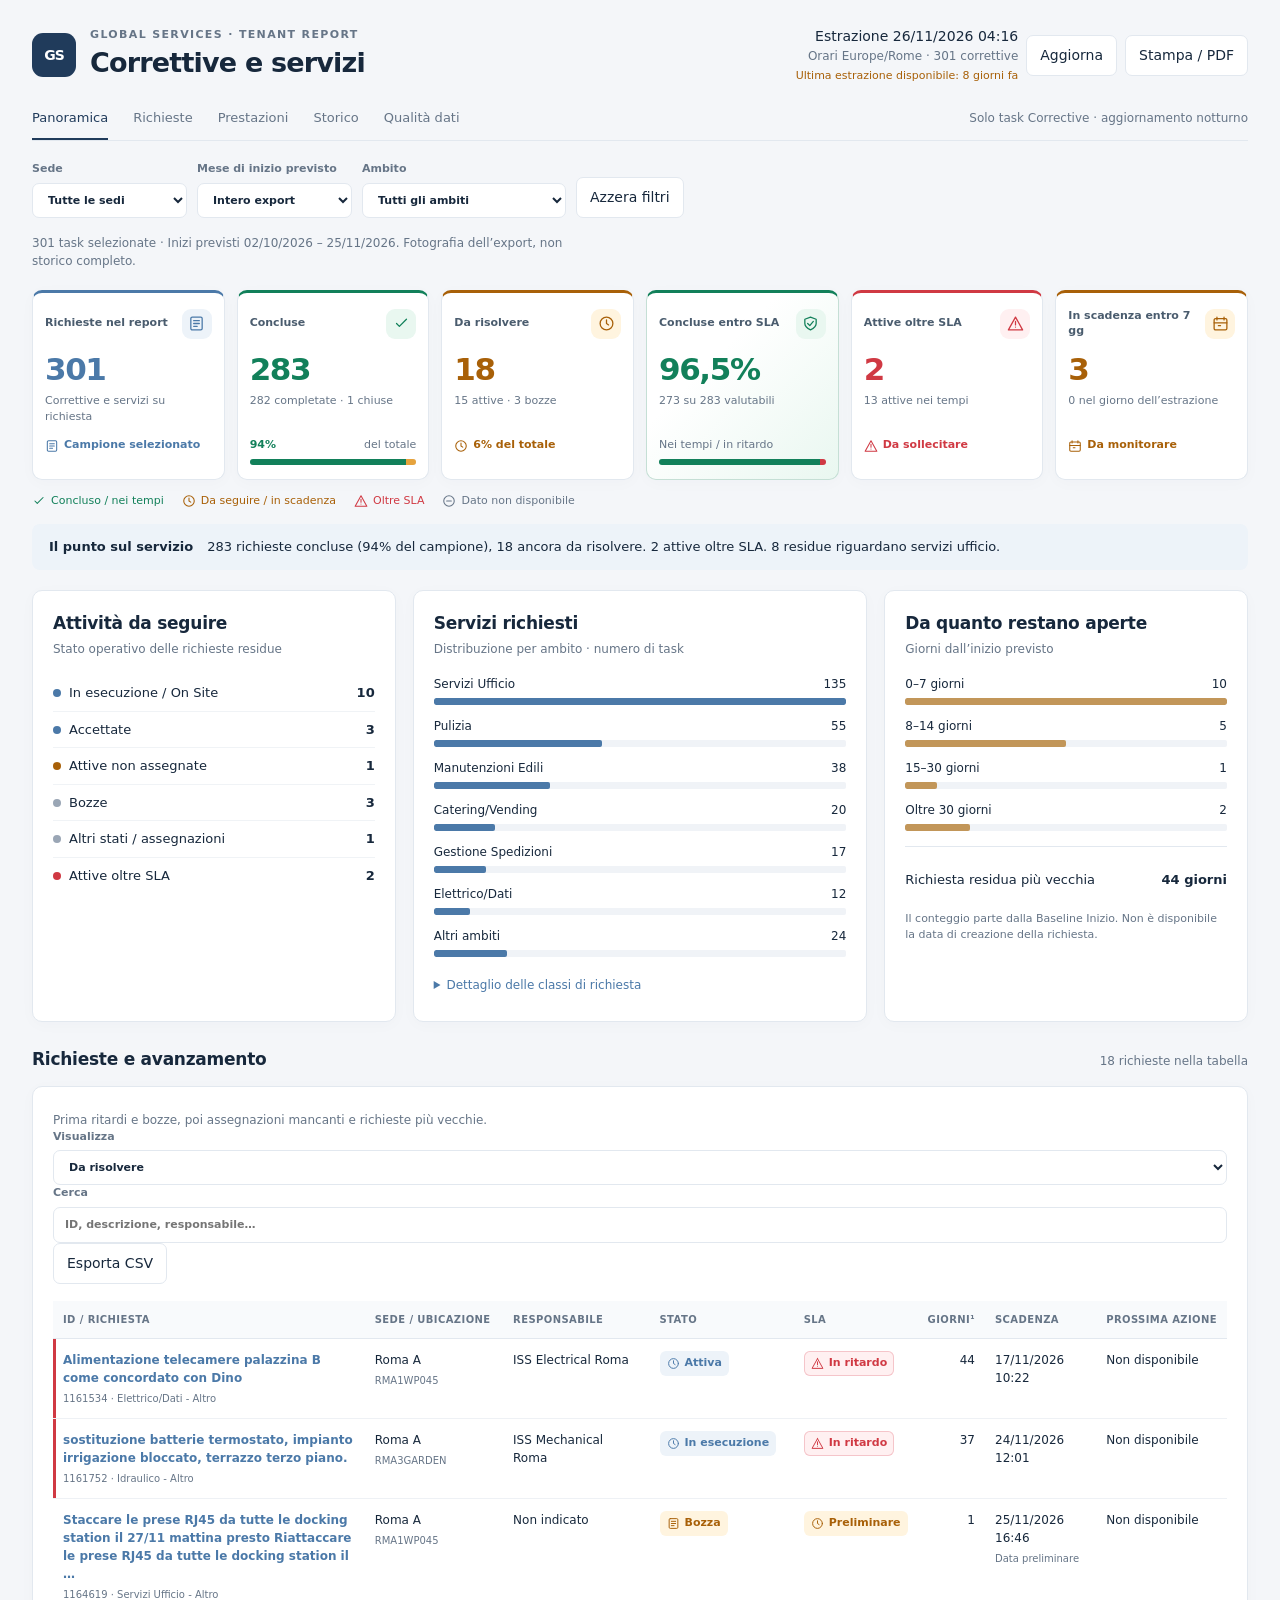
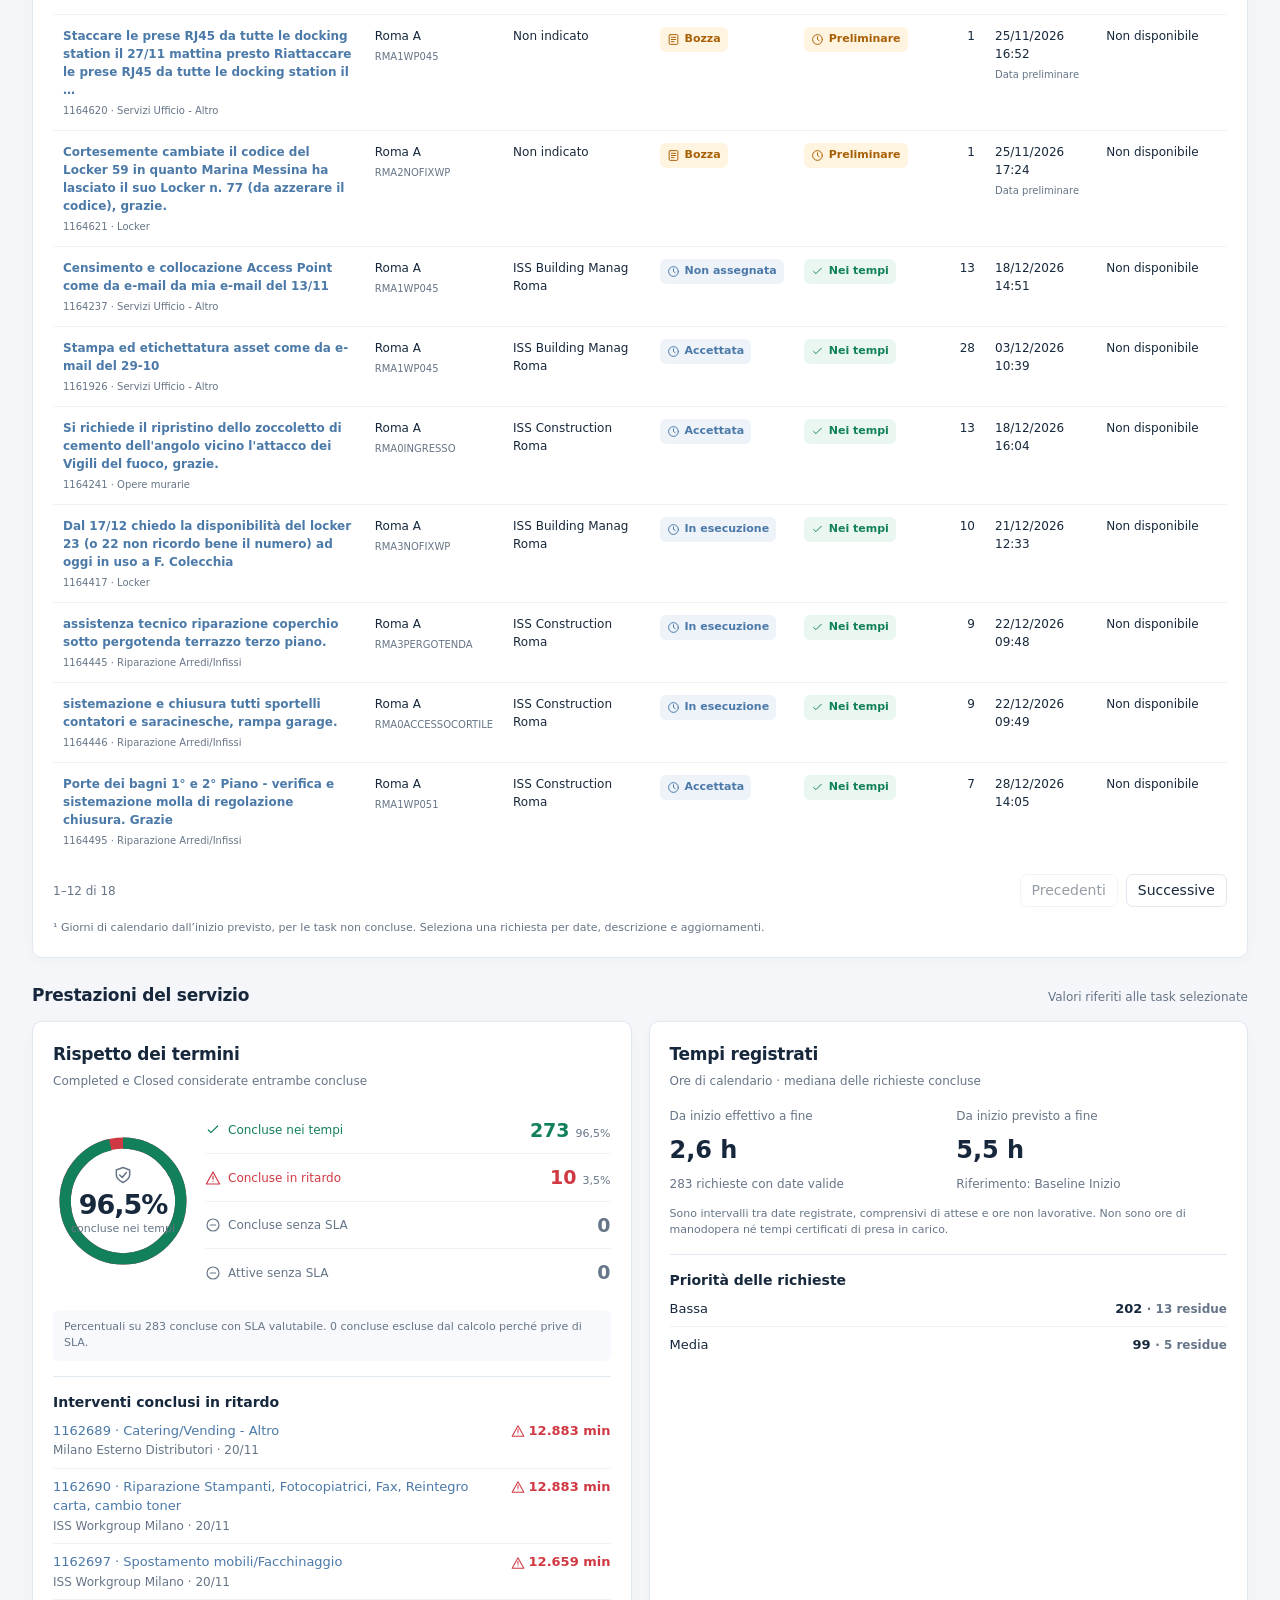
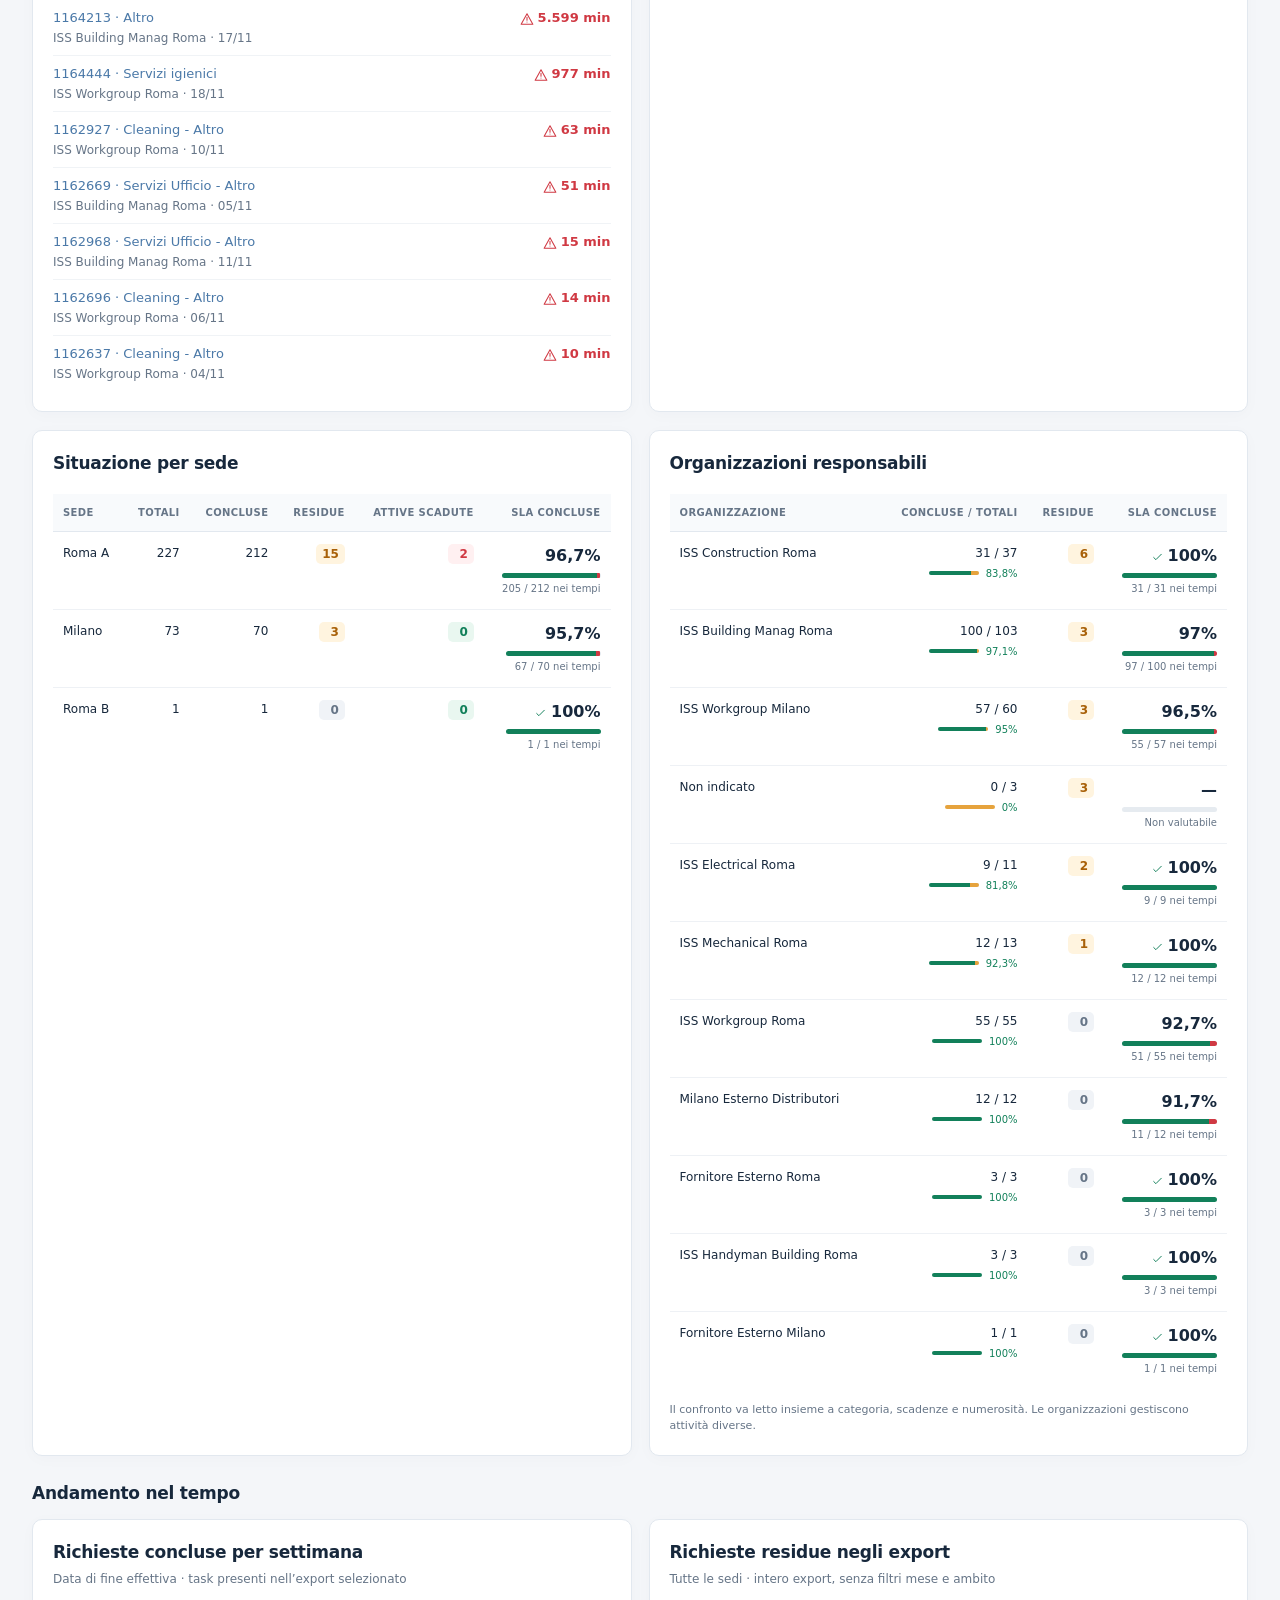
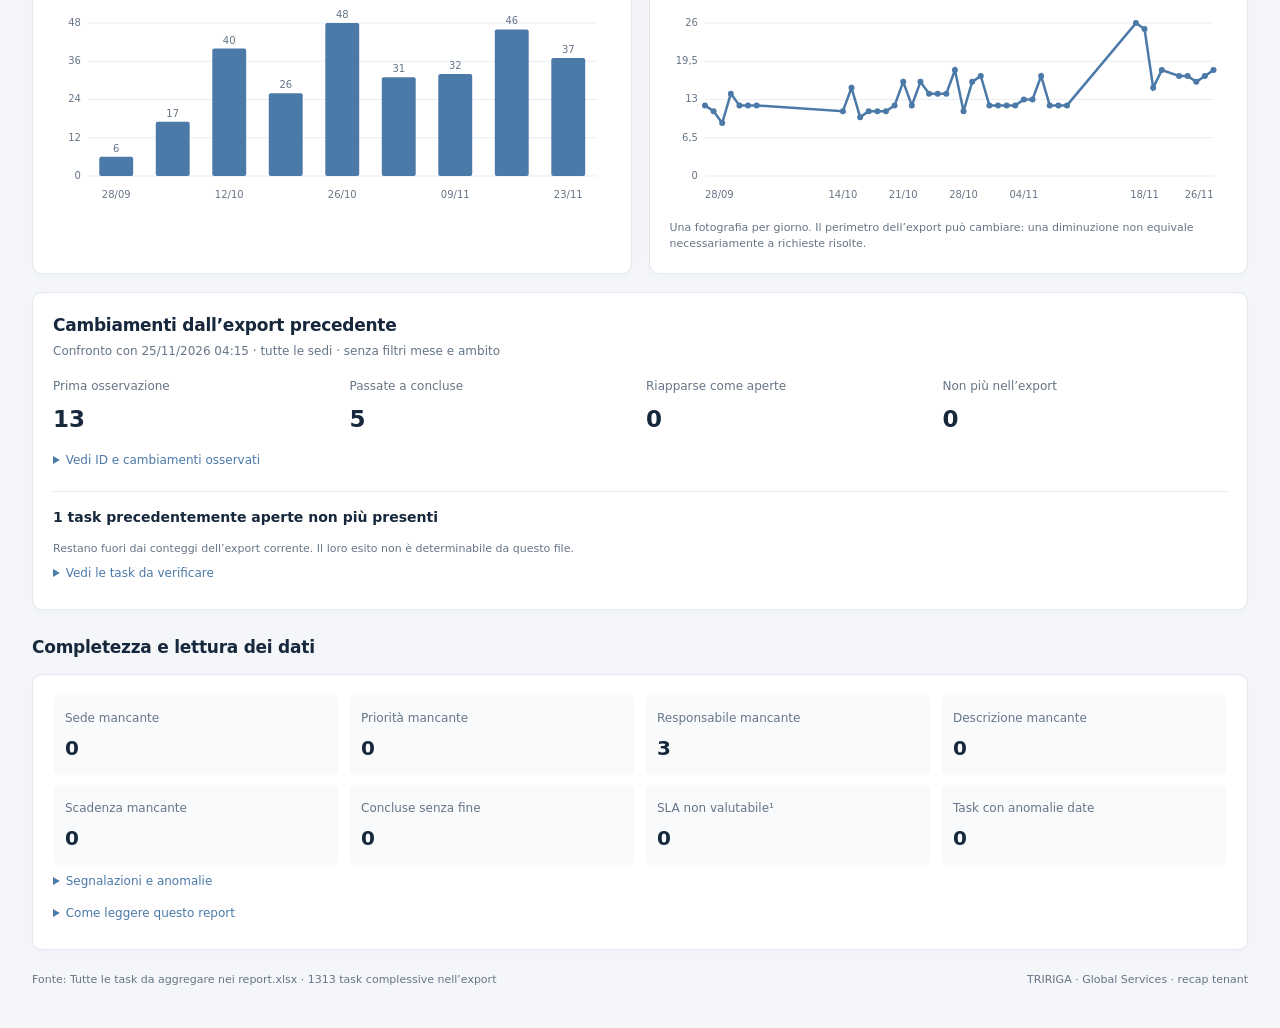
<file: correttive-dashboard.html>
<!doctype html>
<html lang="it">
<head>
<meta charset="utf-8"><meta name="viewport" content="width=device-width,initial-scale=1">
<meta name="color-scheme" content="light"><title>Correttive · Global Services</title>
<style>
:root{--bg:#f4f6f9;--panel:#fff;--ink:#17283c;--muted:#667587;--line:#e2e8ef;--navy:#203b5b;--blue:#4b79a8;--green:#12805a;--amber:#a86008;--red:#d03943;--lightblue:#edf3f9;--lightgreen:#e9f7f0;--lightamber:#fff4df;--lightred:#fff0f1;--shadow:0 3px 16px #1c385706}
*{box-sizing:border-box}html{scroll-behavior:smooth;scroll-padding-top:20px}body{margin:0;background:var(--bg);color:var(--ink);font:14px/1.5 Inter,ui-sans-serif,system-ui,-apple-system,BlinkMacSystemFont,"Segoe UI",sans-serif}button,input,select{font:inherit}button,select,summary{cursor:pointer}button:focus-visible,input:focus-visible,select:focus-visible,summary:focus-visible,a:focus-visible{outline:3px solid #6090bf;outline-offset:3px}a{color:var(--blue)}h1,h2,h3,p{margin:0}h1{font-size:27px;letter-spacing:-.8px;font-weight:650}h2{font-size:17px;letter-spacing:-.25px;font-weight:650}h3{font-size:14px;font-weight:600}button{border:1px solid var(--line);border-radius:7px;background:var(--panel);color:var(--ink);padding:9px 13px}button:hover{background:var(--lightblue)}button.primary{background:var(--navy);border-color:var(--navy);color:#fff}button:disabled{opacity:.45;cursor:default}button.text{border:0;background:transparent;padding:0;text-align:left;color:var(--blue)}.shell{max-width:1800px;margin:0 auto;padding:26px 32px 40px}.header{display:flex;align-items:center;justify-content:space-between;gap:20px;margin-bottom:23px}.brand{display:flex;gap:14px;align-items:center}.mark{height:44px;width:44px;background:var(--navy);color:#fff;display:grid;place-items:center;border-radius:11px;font-weight:650;letter-spacing:-1px}.eyebrow{color:var(--muted);font-size:11px;font-weight:650;letter-spacing:1.35px;text-transform:uppercase}.sub{font-size:12px;color:var(--muted)}.stamp{text-align:right}.actions{display:flex;gap:8px;align-items:center}.topnav{display:flex;align-items:center;justify-content:space-between;border-bottom:1px solid var(--line);margin-bottom:20px;gap:14px;flex-wrap:wrap}.topnav nav{display:flex;gap:25px;flex-wrap:wrap}.topnav a{padding:0 0 11px;text-decoration:none;font-size:13px;color:var(--muted)}.topnav a:first-child{color:var(--navy);border-bottom:2px solid var(--navy)}.topnav .sub{padding-bottom:11px}.filters{display:flex;justify-content:space-between;gap:16px;align-items:end;margin-bottom:20px;flex-wrap:wrap}.filterset{display:flex;gap:10px;flex-wrap:wrap;align-items:end}label.field{display:flex;flex-direction:column;gap:5px;font-size:11px;font-weight:600;color:var(--muted)}select,input[type=search]{padding:9px 11px;border:1px solid var(--line);border-radius:7px;background:#fff;color:var(--ink);min-width:155px;max-width:100%}.scope{font-size:12px;color:var(--muted);max-width:570px}.kpis{display:grid;grid-template-columns:repeat(6,minmax(0,1fr));gap:12px;margin-bottom:17px}.kpi{padding:17px 18px;background:var(--panel);border:1px solid var(--line);border-radius:10px;box-shadow:var(--shadow)}.kpi-label{font-size:12px;font-weight:550;color:var(--muted)}.kpi-value{font-size:31px;letter-spacing:-1px;font-weight:650;line-height:1.25;margin:9px 0 7px;font-variant-numeric:tabular-nums}.kpi-foot{font-size:11px;color:var(--muted)}.kpi.emphasis{border-top:3px solid var(--navy);padding-top:15px}.recap{padding:13px 17px;background:var(--lightblue);border-radius:8px;font-size:13px;margin-bottom:20px;display:flex;align-items:start;gap:14px}.recap strong{font-weight:650;white-space:nowrap}.grid3{display:grid;grid-template-columns:1fr 1.25fr 1fr;gap:17px;margin-bottom:18px}.grid2{display:grid;grid-template-columns:1fr 1fr;gap:17px;margin-bottom:18px}.panel{background:var(--panel);border:1px solid var(--line);border-radius:10px;padding:20px;box-shadow:var(--shadow);min-width:0}.panel-head{display:flex;justify-content:space-between;gap:15px;align-items:start;margin-bottom:17px;flex-wrap:wrap}.panel-head .sub{margin-top:4px}.rowstat{display:flex;justify-content:space-between;gap:10px;padding:8px 0;font-size:13px}.rowstat .value{font-variant-numeric:tabular-nums;font-weight:600}.rowstat+.rowstat{border-top:1px solid #f0f3f6}.dot{width:8px;height:8px;display:inline-block;border-radius:50%;margin-right:8px;background:var(--blue)}.dot.amber{background:var(--amber)}.dot.green{background:var(--green)}.dot.red{background:var(--red)}.dot.gray{background:#9aa6b5}.barrow{margin-bottom:12px}.barline{display:flex;justify-content:space-between;gap:12px;font-size:12px;margin-bottom:5px}.track{height:7px;background:#f0f3f7;border-radius:2px;overflow:hidden}.barfill{height:100%;background:var(--blue);border-radius:2px}.barfill.amber{background:#c29659}.barfill.green{background:var(--green)}.barfill.red{background:var(--red)}.badge{display:inline-block;white-space:nowrap;font-size:11px;padding:3px 7px;border-radius:4px;background:#f0f3f7;color:#586b7e}.badge.green{background:var(--lightgreen);color:var(--green)}.badge.red{background:var(--lightred);color:var(--red)}.badge.amber{background:var(--lightamber);color:var(--amber)}.badge.blue{background:var(--lightblue);color:var(--blue)}.sectiontitle{display:flex;align-items:baseline;justify-content:space-between;gap:20px;margin:25px 0 13px}.tablewrap{overflow-x:auto}table{width:100%;border-collapse:collapse;font-size:12px}th{text-align:left;font-size:10px;letter-spacing:.4px;text-transform:uppercase;color:var(--muted);font-weight:600;background:#f8fafc;padding:11px 10px;border-bottom:1px solid var(--line);white-space:nowrap}td{padding:12px 10px;border-bottom:1px solid #eef1f5;vertical-align:top}tbody tr:last-child td{border-bottom:0}tbody tr:hover{background:#fafbfd}.num{text-align:right;font-variant-numeric:tabular-nums}.namecell{max-width:380px;min-width:220px}.tasktitle{display:block;color:var(--ink);font-weight:550;white-space:normal;line-height:1.5}.taskmeta{color:var(--muted);font-size:10px;margin-top:4px}.small-note{font-size:11px;color:var(--muted);margin-top:13px}.tabletools{display:flex;gap:9px;flex-wrap:wrap;align-items:end}.tabletools input{min-width:230px}.tabletools label select{min-width:130px}.pager{display:flex;justify-content:space-between;gap:10px;align-items:center;margin-top:14px}.pager .actions button{padding:5px 11px}.empty{min-height:190px;display:flex;align-items:center;justify-content:center;text-align:center;color:var(--muted);font-size:13px;padding:25px}.empty.compact{min-height:70px}.chart{height:205px;width:100%;display:block}.chart text{font-family:inherit;fill:var(--muted);font-size:10px}.legend{display:flex;gap:16px;flex-wrap:wrap;font-size:11px;color:var(--muted);margin-top:8px}.history-note{font-size:11px;color:var(--muted);margin-top:10px}.twostats{display:grid;grid-template-columns:1fr 1fr;gap:16px}.mini-number{font-size:24px;font-weight:600;margin:7px 0}.divide{border-top:1px solid var(--line);margin:15px 0}.quality{display:grid;grid-template-columns:repeat(4,1fr);gap:10px}.quality-item{padding:12px;background:#f8fafc;border-radius:6px}.quality-item b{display:block;font-size:20px;font-weight:600;margin-top:5px}.changes{display:grid;grid-template-columns:repeat(4,1fr);gap:12px}.changes .mini-number{font-size:23px}.footer{display:flex;justify-content:space-between;gap:15px;margin-top:22px;flex-wrap:wrap;font-size:11px;color:var(--muted)}details summary{font-size:12px;color:var(--blue);padding:7px 0}details p,details li{font-size:12px;color:var(--muted)}details ul{padding-left:20px;margin-bottom:0}.error{background:var(--lightred);border:1px solid #e9c8c4;color:#7f352d;border-radius:10px;padding:22px}.error h2{margin-bottom:8px}#loading{padding:80px;text-align:center;color:var(--muted)}#app[hidden],#error[hidden],#loading[hidden]{display:none}.stale{color:var(--amber);font-size:11px;margin-top:3px}dialog{border:1px solid var(--line);border-radius:12px;padding:25px;max-width:800px;width:calc(100% - 32px);color:var(--ink);box-shadow:0 15px 60px #16283c30}dialog::backdrop{background:#17283c60}dialog .dialogtop{display:flex;justify-content:space-between;gap:15px;margin-bottom:20px}.detailgrid{display:grid;grid-template-columns:1fr 1fr;gap:17px;font-size:13px}.detailgrid dt{color:var(--muted);font-size:11px;margin-bottom:3px}.detailgrid dd{margin:0;overflow-wrap:anywhere}.detailtext{white-space:pre-wrap;font-size:13px;overflow-wrap:anywhere}.clickable{cursor:pointer}.hide-print{display:initial}.scope-note{font-size:11px;color:var(--muted);padding:8px 0}.accent-figure{font-size:32px;font-weight:650;color:var(--navy)}
@media(min-width:1550px){.shell{padding-left:42px;padding-right:42px}.panel{padding:23px}.chart{height:220px}.kpi-value{font-size:35px}}
@media(max-width:1100px){.kpis{grid-template-columns:repeat(3,1fr)}.grid3{grid-template-columns:1fr 1fr}.grid3>.panel:last-child{grid-column:1/-1}.grid2{grid-template-columns:1fr}.quality{grid-template-columns:repeat(4,1fr)}}
@media(max-width:680px){.shell{padding:18px 14px}.header{align-items:start;flex-wrap:wrap}h1{font-size:23px}.stamp{text-align:left}.mark{width:36px;height:36px}.topnav nav{gap:16px}.kpis{grid-template-columns:repeat(2,1fr);gap:9px}.kpi{padding:14px}.kpi-value{font-size:28px}.grid3{grid-template-columns:1fr}.grid3>.panel:last-child{grid-column:auto}.panel{padding:16px}.recap{display:block}.recap strong{display:block;margin-bottom:4px}.quality,.changes{grid-template-columns:repeat(2,1fr)}.detailgrid{grid-template-columns:1fr}.filters .field{flex:1}.filterset{width:100%}.filterset select{min-width:0;width:100%}.tabletools{width:100%}.tabletools input{min-width:0;width:100%}.tabletools .field{flex:1}.scope{max-width:100%}select,input[type=search]{font-size:16px}.header .actions{flex-wrap:wrap}}
@media print{@page{size:A4 landscape;margin:9mm}body{background:white;font-size:10px}.shell{padding:0;max-width:none}.hide-print,.topnav,.filters,.tabletools,.pager,dialog{display:none!important}.header{margin-bottom:14px}.panel,.kpi{box-shadow:none;break-inside:avoid}.kpis{grid-template-columns:repeat(6,1fr)}.grid3{grid-template-columns:1fr 1.25fr 1fr}.grid3>.panel:last-child{grid-column:auto}.grid2{grid-template-columns:1fr 1fr}.panel{padding:12px}.chart{height:170px}.tablewrap{overflow:visible}th,td{padding:6px}.footer{margin-top:10px}*{-webkit-print-color-adjust:exact;print-color-adjust:exact}}
#requests .panel-head{display:block}#requests .tabletools{margin-top:13px;justify-content:flex-start}
@media(max-width:680px){.filterset{display:grid;grid-template-columns:1fr 1fr;align-items:end}.filterset .field{min-width:0}.tabletools .field{flex:1 1 145px}}

/* Indicatori condivisi: colore, icona e valore restano sempre abbinati. */
.icon{width:18px;height:18px;flex:none;vertical-align:middle;stroke:currentColor;fill:none;stroke-width:1.8;stroke-linecap:round;stroke-linejoin:round}
.tone-green{--tone:var(--green);--wash:var(--lightgreen)}.tone-red{--tone:var(--red);--wash:var(--lightred)}.tone-amber{--tone:var(--amber);--wash:var(--lightamber)}.tone-blue{--tone:var(--blue);--wash:var(--lightblue)}.tone-gray{--tone:var(--muted);--wash:#f0f3f7}
.kpi{position:relative;padding:15px 16px 14px;border-top:3px solid var(--tone,var(--line));display:flex;flex-direction:column;min-height:190px}
.kpi.sla-kpi{background:linear-gradient(135deg,#fff 35%,var(--wash));border-color:#c5dfd5;border-top-color:var(--tone)}
.kpi-top{display:flex;align-items:center;justify-content:space-between;gap:6px;min-height:32px}.kpi-label{color:#4a5c6e;line-height:1.35;font-weight:600}.icon-tile{display:grid;place-items:center;width:30px;height:30px;border-radius:9px;background:var(--wash);color:var(--tone);flex:none}.icon-tile .icon{width:17px;height:17px}
.kpi-value{color:var(--tone,var(--ink));font-size:34px;font-weight:730;letter-spacing:-1.4px;margin:10px 0 5px}.kpi-foot{min-height:30px;line-height:1.45}.kpi-visual{margin-top:auto;padding-top:9px;min-height:36px}.kpi-percent{font-size:11px;color:var(--tone);display:flex;justify-content:space-between;align-items:center;gap:5px;margin-bottom:5px}.kpi-percent b{font-weight:750;font-variant-numeric:tabular-nums}.kpi-percent span{color:var(--muted)}
.ratio-track{display:flex;width:100%;height:6px;background:#e6ebf0;border-radius:8px;overflow:hidden;gap:0}.ratio-track>span{height:100%;display:block;flex:none}.ratio-good{background:var(--green)}.ratio-late{background:var(--red)}.ratio-pending{background:#e6a33d}.ratio-neutral{background:var(--blue)}
.signal{display:inline-flex;align-items:center;gap:5px;color:var(--tone);font-size:11px;font-weight:650;line-height:1.35}.signal .icon{width:14px;height:14px}.visual-legend{display:flex;gap:18px;flex-wrap:wrap;color:var(--muted);font-size:11px;margin:-3px 0 16px}.visual-legend .signal{font-weight:500}
.badge{display:inline-flex;align-items:center;gap:5px;font-weight:650;border-radius:6px;padding:4px 7px}.badge .icon{width:13px;height:13px}.badge.red{box-shadow:inset 0 0 0 1px #f5c5ca}
.sla-overview{display:grid;grid-template-columns:164px 1fr;gap:22px;align-items:center}.sla-donut{position:relative;width:158px;height:158px;display:grid;place-items:center;margin:auto}.sla-donut>svg{position:absolute;inset:0;width:100%;height:100%;transform:rotate(-90deg)}.sla-donut-center{text-align:center;position:relative}.sla-donut-center strong{display:block;font-size:30px;line-height:1.25;letter-spacing:-1px;font-weight:750}.sla-donut-center span{display:block;font-size:11px;color:var(--muted)}.sla-donut-center .icon{display:block;width:20px;height:20px;color:var(--muted);margin:0 auto 3px}
.sla-breakdown .rowstat{align-items:center;padding:9px 0}.stat-label{display:flex;align-items:center;gap:7px;color:var(--tone,var(--ink));font-size:12px}.stat-label .icon{width:16px;height:16px}.stat-values{text-align:right;white-space:nowrap}.stat-values .value{font-size:19px;color:var(--tone,var(--ink));font-weight:700}.stat-values small{font-size:11px;color:var(--muted);margin-left:6px}.sla-note{margin-top:14px;padding:9px 11px;background:#f7f9fc;border-radius:6px;font-size:11px;color:var(--muted)}
.sla-cell{min-width:95px;display:inline-block;text-align:right}.sla-cell strong{font-size:16px;font-weight:750}.sla-cell .ratio-track{margin:5px 0 3px;height:5px}.sla-cell .sub{font-size:10px}.sla-cell .icon{width:13px;height:13px;color:var(--green);margin-right:4px}.count-pill{display:inline-block;border-radius:5px;min-width:26px;padding:1px 6px;color:var(--tone);background:var(--wash);font-weight:700}.late-row td:first-child{box-shadow:inset 3px 0 var(--red)}.late-duration{color:var(--red);font-weight:700;white-space:nowrap}.late-duration .icon{width:14px;height:14px;margin-right:4px}
.completion-inline{display:flex;gap:7px;align-items:center;margin-top:4px;justify-content:flex-end}.completion-inline .ratio-track{width:50px;height:4px}.completion-inline small{color:var(--green);font-size:10px;white-space:nowrap}
@media(max-width:1400px) and (min-width:1101px){.kpi{padding-left:12px;padding-right:12px}.kpi-value{font-size:31px}.kpi-label{font-size:11px}.sla-overview{grid-template-columns:140px 1fr;gap:12px}.sla-donut{width:136px;height:136px}.sla-donut-center strong{font-size:27px}}
@media(max-width:680px){.kpi{min-height:195px;padding:12px}.kpi-label{font-size:11px}.kpi-value{font-size:30px}.icon-tile{width:26px;height:26px}.kpi-percent{font-size:10px}.visual-legend{gap:9px 15px}.sla-overview{grid-template-columns:1fr;gap:12px}.sla-donut{width:164px;height:164px}.sla-breakdown .rowstat{padding:8px 0}.kpi-foot{font-size:10px}.kpi-visual{min-height:38px}}
@media print{.kpi{min-height:165px;padding:10px}.kpi-value{font-size:27px}.icon-tile{width:24px;height:24px}.sla-overview{grid-template-columns:125px 1fr;gap:10px}.sla-donut{width:120px;height:120px}.sla-donut-center strong{font-size:25px}.stat-values .value{font-size:16px}}
</style>
</head>
<body><main class="shell">
<header class="header"><div class="brand"><div class="mark" aria-hidden="true">GS</div><div><div class="eyebrow">Global Services · Tenant report</div><h1>Correttive e servizi</h1></div></div><div class="actions"><div class="stamp"><div id="updated">Dati in caricamento</div><div id="filemeta" class="sub"></div><div id="stale" class="stale"></div></div><button id="refresh" class="hide-print" type="button">Aggiorna</button><button id="print" class="hide-print" type="button">Stampa / PDF</button></div></header>
<div id="loading" role="status">Caricamento del report…</div>
<section id="error" class="error" hidden role="alert"><h2>Impossibile caricare i dati</h2><p id="errortext"></p><p class="small-note">La pagina e correttive_data.json devono essere nella stessa cartella pubblicata su GitHub Pages.</p><div class="actions" style="margin-top:14px"><button type="button" id="retry">Riprova</button><label for="localfile">Oppure apri il JSON locale: <input id="localfile" type="file" accept=".json,application/json"></label></div></section>
<div id="app" hidden>
<div class="topnav"><nav aria-label="Sezioni"><a href="#overview">Panoramica</a><a href="#requests">Richieste</a><a href="#performance">Prestazioni</a><a href="#history">Storico</a><a href="#quality">Qualità dati</a></nav><div class="sub">Solo task Corrective · aggiornamento notturno</div></div>
<div class="filters"><div class="filterset"><label class="field">Sede<select id="site"><option value="">Tutte le sedi</option></select></label><label class="field">Mese di inizio previsto<select id="month"><option value="">Intero export</option></select></label><label class="field">Ambito<select id="category"><option value="">Tutti gli ambiti</option></select></label><button id="reset" type="button">Azzera filtri</button></div><p class="scope" id="scope"></p></div>
<section id="overview"><div class="kpis" id="kpis"></div><div class="visual-legend" id="visualLegend"></div><div class="recap"><strong>Il punto sul servizio</strong><span id="recap"></span></div>
<div class="grid3"><section class="panel"><div class="panel-head"><div><h2>Attività da seguire</h2><p class="sub">Stato operativo delle richieste residue</p></div></div><div id="statusRows"></div></section>
<section class="panel"><div class="panel-head"><div><h2>Servizi richiesti</h2><p class="sub">Distribuzione per ambito · numero di task</p></div></div><div id="categoryBars"></div><details><summary>Dettaglio delle classi di richiesta</summary><div id="classBars"></div></details></section>
<section class="panel"><div class="panel-head"><div><h2>Da quanto restano aperte</h2><p class="sub">Giorni dall’inizio previsto</p></div></div><div id="agingBars"></div><div class="divide"></div><div class="rowstat"><span>Richiesta residua più vecchia</span><span class="value" id="oldest"></span></div><p class="small-note">Il conteggio parte dalla Baseline Inizio. Non è disponibile la data di creazione della richiesta.</p></section></div></section>
<section id="requests"><div class="sectiontitle"><h2>Richieste e avanzamento</h2><span class="sub" id="taskcount"></span></div><div class="panel"><div class="panel-head"><div><p class="sub">Prima ritardi e bozze, poi assegnazioni mancanti e richieste più vecchie.</p></div><div class="tabletools hide-print"><label class="field">Visualizza<select id="taskstatus"><option value="open">Da risolvere</option><option value="all">Tutte</option><option value="done">Concluse</option><option value="late">Fuori SLA</option><option value="draft">Bozze</option></select></label><label class="field">Cerca<input id="search" type="search" placeholder="ID, descrizione, responsabile…"></label><button id="csv" type="button">Esporta CSV</button></div></div><div class="tablewrap"><table><thead><tr><th>ID / richiesta</th><th>Sede / ubicazione</th><th>Responsabile</th><th>Stato</th><th>SLA</th><th class="num">Giorni¹</th><th>Scadenza</th><th>Prossima azione</th></tr></thead><tbody id="taskbody"></tbody></table></div><div class="pager"><span class="sub" id="pagelabel"></span><div class="actions"><button id="prevpage" type="button">Precedenti</button><button id="nextpage" type="button">Successive</button></div></div><p class="small-note">¹ Giorni di calendario dall’inizio previsto, per le task non concluse. Seleziona una richiesta per date, descrizione e aggiornamenti.</p></div></section>
<section id="performance"><div class="sectiontitle"><h2>Prestazioni del servizio</h2><span class="sub">Valori riferiti alle task selezionate</span></div>
<div class="grid2"><section class="panel"><div class="panel-head"><div><h2>Rispetto dei termini</h2><p class="sub">Completed e Closed considerate entrambe concluse</p></div></div><div id="slaVisual"></div><div class="divide"></div><h3>Interventi conclusi in ritardo</h3><div id="lateList"></div></section>
<section class="panel"><div class="panel-head"><div><h2>Tempi registrati</h2><p class="sub">Ore di calendario · mediana delle richieste concluse</p></div></div><div class="twostats"><div><p class="sub">Da inizio effettivo a fine</p><div class="mini-number" id="medianActual"></div><p class="sub" id="medianN"></p></div><div><p class="sub">Da inizio previsto a fine</p><div class="mini-number" id="medianBaseline"></div><p class="sub">Riferimento: Baseline Inizio</p></div></div><p class="small-note">Sono intervalli tra date registrate, comprensivi di attese e ore non lavorative. Non sono ore di manodopera né tempi certificati di presa in carico.</p><div class="divide"></div><h3>Priorità delle richieste</h3><div id="priorityRows"></div></section></div>
<div class="grid2"><section class="panel"><div class="panel-head"><h2>Situazione per sede</h2></div><div class="tablewrap"><table><thead><tr><th>Sede</th><th class="num">Totali</th><th class="num">Concluse</th><th class="num">Residue</th><th class="num">Attive scadute</th><th class="num">SLA concluse</th></tr></thead><tbody id="sitebody"></tbody></table></div></section>
<section class="panel"><div class="panel-head"><h2>Organizzazioni responsabili</h2></div><div class="tablewrap"><table><thead><tr><th>Organizzazione</th><th class="num">Concluse / totali</th><th class="num">Residue</th><th class="num">SLA concluse</th></tr></thead><tbody id="orgbody"></tbody></table></div><p class="small-note">Il confronto va letto insieme a categoria, scadenze e numerosità. Le organizzazioni gestiscono attività diverse.</p></section></div></section>
<section id="history"><div class="sectiontitle"><h2>Andamento nel tempo</h2></div><div class="grid2"><section class="panel"><div class="panel-head"><div><h2>Richieste concluse per settimana</h2><p class="sub">Data di fine effettiva · task presenti nell’export selezionato</p></div></div><div id="completionChart"></div></section><section class="panel"><div class="panel-head"><div><h2>Richieste residue negli export</h2><p class="sub" id="historyScope"></p></div></div><div id="historyChart"></div><p class="history-note">Una fotografia per giorno. Il perimetro dell’export può cambiare: una diminuzione non equivale necessariamente a richieste risolte.</p></section></div>
<div class="panel"><div class="panel-head"><div><h2>Cambiamenti dall’export precedente</h2><p class="sub" id="changeScope"></p></div></div><div id="changeCards" class="changes"></div><details><summary>Vedi ID e cambiamenti osservati</summary><div id="changeDetail"></div></details><div id="missingOpen"></div></div></section>
<section id="quality"><div class="sectiontitle"><h2>Completezza e lettura dei dati</h2></div><div class="panel"><div class="quality" id="qualityCards"></div><details><summary>Segnalazioni e anomalie</summary><div id="issues"></div></details><details><summary>Come leggere questo report</summary><ul><li>Il report comprende solo le task con Tipo Task = Corrective presenti nell’export. Comprende servizi su richiesta, non soltanto guasti.</li><li>Il filtro mese usa Baseline Inizio, non la data di creazione. L’export può includere più mesi e non documenta il proprio criterio di selezione.</li><li>Concluse = Completed + Closed. Residue = tutti gli altri stati, incluse le bozze.</li><li>SLA = concluse In Time / concluse con SLA In Time o Late. I valori mancanti restano non disponibili e non diventano 100%.</li><li>SLA e ritardi sono riferiti all’orario dell’estrazione. La pagina non ricalcola lo stato delle task come se fosse collegata in tempo reale a TRIRIGA.</li><li>Lo storico conserva le fotografie giornaliere dell’intero export; i filtri mese e ambito non si applicano allo storico. La sede invece sì.</li><li>Le nuove osservazioni indicano ID assenti nell’export precedente, non necessariamente richieste appena create. Le task scomparse non vengono considerate automaticamente concluse.</li><li>L’ultimo cambiamento osservato viene rilevato confrontando due export. Non equivale all’ultimo intervento del tecnico.</li><li>Prossima azione e aggiornamento del gestore sono annotazioni opzionali. Se mancano, il report li indica come non disponibili.</li></ul></details></div></section>
<footer class="footer"><span id="sourceFooter"></span><span>TRIRIGA · Global Services · recap tenant</span></footer>
</div>
</main><dialog id="taskdialog"><div class="dialogtop"><div><p class="eyebrow" id="detailId"></p><h2 id="detailTitle"></h2></div><button type="button" id="closeDialog" aria-label="Chiudi dettaglio">Chiudi</button></div><div id="detailContent"></div></dialog>
<script>
function summarize(tasks) {
  const done = tasks.filter(t => ['Completed','Closed'].includes(t.status));
  const active = tasks.filter(t => t.status === 'Active');
  const draft = tasks.filter(t => t.status === 'Draft');
  const open = tasks.filter(t => !['Completed','Closed'].includes(t.status));
  const onTime = done.filter(t => t.sla_state === 'in_time').length;
  const lateDone = done.filter(t => t.sla_state === 'late').length;
  const valid = onTime + lateDone;
  const median = values => { const a=values.filter(v=>Number.isFinite(v)&&v>=0).sort((a,b)=>a-b); return a.length ? Math.round((a[Math.floor(a.length/2)]+a[Math.ceil(a.length/2)-1])/2*10)/10 : null; };
  return {
    total:tasks.length, completed:tasks.filter(t=>t.status==='Completed').length, closed:tasks.filter(t=>t.status==='Closed').length,
    done:done.length, active:active.length, draft:draft.length, unresolved:open.length,
    unknown_status:tasks.filter(t=>!['Completed','Closed','Active','Draft'].includes(t.status)).length,
    done_on_time:onTime, done_late:lateDone, done_sla_unknown:done.length-valid,
    sla_pct:valid?Math.round(onTime/valid*1000)/10:null,
    completion_pct:tasks.length?Math.round(done.length/tasks.length*1000)/10:null,
    active_late:active.filter(t=>t.sla_state==='late').length,
    active_on_time:active.filter(t=>t.sla_state==='in_time').length,
    active_sla_unknown:active.filter(t=>!['late','in_time'].includes(t.sla_state)).length,
    on_site:active.filter(t=>t.assignment==='On Site').length,
    accepted:active.filter(t=>t.assignment==='Accepted').length,
    unassigned:active.filter(t=>t.assignment==='Unassigned').length,
    other_assignment:active.filter(t=>!['On Site','Accepted','Unassigned'].includes(t.assignment)).length,
    due_today:active.filter(t=>t.due_in_days===0).length,
    due_7d:active.filter(t=>t.due_in_days!==null&&t.due_in_days>=0&&t.due_in_days<=7).length,
    oldest_days:open.reduce((m,t)=>t.age_days===null?m:Math.max(m??0,t.age_days),null),
    median_execution_hours:median(done.map(t=>t.execution_hours)),
    median_from_baseline_hours:median(done.map(t=>t.from_baseline_hours)),
    median_execution_n:done.filter(t=>t.execution_hours!==null&&t.execution_hours>=0).length,
    missing_building:tasks.filter(t=>!t.building).length, missing_priority:tasks.filter(t=>!t.priority).length,
    missing_organization:tasks.filter(t=>!t.organization).length, missing_description:tasks.filter(t=>!t.description).length,
    missing_planned_end:tasks.filter(t=>!t.planned_end).length,
    done_missing_end:done.filter(t=>!t.actual_end).length,
    date_anomalies:tasks.filter(t=>t.issues.length>0).length,
    aging:[{label:'0–7 giorni',value:open.filter(t=>t.age_days!==null&&t.age_days<=7).length},
      {label:'8–14 giorni',value:open.filter(t=>t.age_days>7&&t.age_days<=14).length},
      {label:'15–30 giorni',value:open.filter(t=>t.age_days>14&&t.age_days<=30).length},
      {label:'Oltre 30 giorni',value:open.filter(t=>t.age_days>30).length},
      {label:'Data non disponibile',value:open.filter(t=>t.age_days===null).length}]
  };
}
function groupSummary(tasks, field) {
  const map = new Map();
  for(const t of tasks) {const key=t[field]||'Non indicato';if(!map.has(key))map.set(key,[]);map.get(key).push(t);}
  return [...map].map(([name,items])=>({name,...summarize(items)})).sort((a,b)=>b.total-a.total||a.name.localeCompare(b.name,'it'));
}

const DATA_URL='./correttive_data.json';
let data=null,filtered=[],listed=[],page=0,printing=false;
const PAGE_SIZE=12;
const el=id=>document.getElementById(id);
const esc=v=>String(v??'').replace(/[&<>"']/g,c=>({'&':'&amp;','<':'&lt;','>':'&gt;','"':'&quot;',"'":'&#39;'}[c]));
const n=v=>v===null||v===undefined?'—':Number(v).toLocaleString('it-IT',{maximumFractionDigits:1});
const pct=v=>v===null||v===undefined?'—':n(v)+'%';
const dt=v=>v?`${v.slice(8,10)}/${v.slice(5,7)}/${v.slice(0,4)}${v.length>10?' '+v.slice(11,16):''}`:'—';
const shortdate=v=>v?`${v.slice(8,10)}/${v.slice(5,7)}`:'—';
const done=t=>['Completed','Closed'].includes(t.status);
const siteName=v=>v?v.replace(/^EH /,''):'Non indicato';
const translatedStatus=t=>t.status==='Draft'?'Bozza':t.status==='Closed'?'Chiusa':t.status==='Completed'?'Completata':t.status==='Active'?({'On Site':'In esecuzione','Accepted':'Accettata','Unassigned':'Non assegnata'}[t.assignment]||'Attiva'):t.status;
function icon(name){const paths={check:'<path d="m5 12 4 4L19 6"/>',clock:'<circle cx="12" cy="12" r="9"/><path d="M12 7v5l3 2"/>',alert:'<path d="m12 3 10 18H2L12 3Z"/><path d="M12 9v5m0 3h.01"/>',calendar:'<rect x="3" y="5" width="18" height="16" rx="2"/><path d="M7 3v4m10-4v4M3 11h18m-12 4h3"/>',list:'<rect x="4" y="3" width="16" height="18" rx="2"/><path d="M8 8h8m-8 4h8m-8 4h5"/>',shield:'<path d="m12 3 8 3v6c0 5-8 9-8 9s-8-4-8-9V6l8-3Z"/><path d="m8 12 3 3 5-6"/>',minus:'<circle cx="12" cy="12" r="9"/><path d="M8 12h8"/>'};return `<svg class="icon" viewBox="0 0 24 24" aria-hidden="true">${paths[name]||paths.minus}</svg>`;}
function ratioBar(value,kind='sla'){const valid=Number.isFinite(value),v=valid?Math.max(0,Math.min(100,value)):0;return `<div class="ratio-track" aria-hidden="true">${valid?`<span class="ratio-good" style="width:${v}%"></span>${kind==='sla'?`<span class="ratio-late" style="width:${100-v}%"></span>`:kind==='completion'?`<span class="ratio-pending" style="width:${100-v}%"></span>`:''}`:''}</div>`;}
function slaCell(r){return `<div class="sla-cell">${r.sla_pct===100?icon('check'):''}<strong>${pct(r.sla_pct)}</strong>${ratioBar(r.sla_pct)}<div class="sub">${r.sla_pct===null?'Non valutabile':n(r.done_on_time)+' / '+n(r.done_on_time+r.done_late)+' nei tempi'}</div></div>`;}
const statusBadge=t=>`<span class="badge ${done(t)?'green':t.status==='Draft'?'amber':'blue'}">${icon(done(t)?'check':t.status==='Draft'?'list':'clock')}${esc(translatedStatus(t))}</span>`;
const slaBadge=t=>`<span class="badge ${{in_time:'green',late:'red',preliminary:'amber'}[t.sla_state]||''}">${icon({in_time:'check',late:'alert',preliminary:'clock'}[t.sla_state]||'minus')}${{in_time:'Nei tempi',late:'In ritardo',preliminary:'Preliminare',unknown:'Non disponibile'}[t.sla_state]||'Non disponibile'}</span>`;
const formatHours=v=>v===null?'—':n(v)+' h';
function taskTitle(t){const d=(t.description||t.name).replace(/\s+/g,' ').trim();return d.length>135?d.slice(0,132)+'…':d;}
function setOptions(id,values,first){const selected=el(id).value;el(id).innerHTML=`<option value="">${first}</option>`+values.map(([v,l])=>`<option value="${esc(v)}">${esc(l)}</option>`).join('');el(id).value=values.some(([v])=>v===selected)?selected:'';}
function init(payload){
 if(payload.schema_version!==1||!Array.isArray(payload.tasks)||!payload.meta)throw new Error('Formato del JSON non compatibile con questa dashboard.');
 data=payload;
 setOptions('site',[...new Set(data.tasks.map(t=>t.building||'__missing'))].sort().map(v=>[v,v==='__missing'?'Non indicata':siteName(v)]),'Tutte le sedi');
 const months=[...new Set(data.tasks.map(t=>t.planned_start?.slice(0,7)).filter(Boolean))].sort();
 setOptions('month',months.map(v=>[v,new Date(v+'-01T12:00:00Z').toLocaleDateString('it-IT',{month:'long',year:'numeric',timeZone:'UTC'})]),'Intero export');
 setOptions('category',[...new Set(data.tasks.map(t=>t.category_group||'__missing'))].sort().map(v=>[v,v==='__missing'?'Non indicato':v]),'Tutti gli ambiti');
 el('updated').textContent='Estrazione '+dt(data.meta.as_of);
 el('filemeta').textContent='Orari '+data.meta.timezone+' · '+data.tasks.length+' correttive';
 const today=new Intl.DateTimeFormat('en-CA',{timeZone:data.meta.timezone,year:'numeric',month:'2-digit',day:'2-digit'}).format(new Date());
 const dayAge=(Date.parse(today+'T12:00:00Z')-Date.parse(data.meta.as_of.slice(0,10)+'T12:00:00Z'))/86400000;
 el('stale').textContent=dayAge>=2?'Ultima estrazione disponibile: '+Math.floor(dayAge)+' giorni fa':'';
 el('sourceFooter').textContent='Fonte: '+data.meta.source_file+' · '+data.meta.input_rows+' task complessive nell’export';
 el('loading').hidden=true;el('error').hidden=true;el('app').hidden=false;
 page=0;render();
}
async function load(){el('refresh').disabled=true;try{const r=await fetch(DATA_URL+'?v='+Date.now(),{cache:'no-store'});if(!r.ok)throw new Error('HTTP '+r.status+' durante la lettura di correttive_data.json.');init(await r.json());}catch(e){el('loading').hidden=true;el('error').hidden=false;el('errortext').textContent=location.protocol==='file:'?'Per l’anteprima locale seleziona correttive_data.json qui sotto, oppure apri la pagina tramite un server HTTP.':e.message;if(!data)el('app').hidden=true;}finally{el('refresh').disabled=false;}}
function render(){
 const site=el('site').value,month=el('month').value,category=el('category').value;
 filtered=data.tasks.filter(t=>(!site||(t.building||'__missing')===site)&&(!month||t.planned_start?.startsWith(month))&&(!category||(t.category_group||'__missing')===category));
 const s=summarize(filtered),open=filtered.filter(t=>!done(t));
 const dates=filtered.map(t=>t.planned_start).filter(Boolean).sort();
 el('scope').textContent=`${n(filtered.length)} task selezionate · Inizi previsti ${dates.length?dt(dates[0].slice(0,10))+' – '+dt(dates.at(-1).slice(0,10)):'non disponibili'}. Fotografia dell’export, non storico completo.`;
 const mini=(value,label,kind='completion')=>`<div class="kpi-percent"><b>${pct(value)}</b><span>${label}</span></div>${ratioBar(value,kind)}`;
 const signal=(name,text,tone)=>`<span class="signal tone-${tone}">${icon(name)}${text}</span>`;
 const cards=[
 ['Richieste nel report',n(s.total),'Correttive e servizi su richiesta','list','blue',signal('list','Campione selezionato','blue')],
 ['Concluse',n(s.done),`${n(s.completed)} completate · ${n(s.closed)} chiuse`,'check','green',mini(s.completion_pct,'del totale')],
 ['Da risolvere',n(s.unresolved),`${n(s.active)} attive · ${n(s.draft)} bozze${s.unknown_status?' · '+s.unknown_status+' altri stati':''}`,'clock',s.unresolved?'amber':'green',signal(s.unresolved?'clock':'check',s.total?`${pct(s.unresolved/s.total*100)} del totale`:'Nessuna richiesta',s.unresolved?'amber':'gray')],
 ['Concluse entro SLA',pct(s.sla_pct),`${n(s.done_on_time)} su ${n(s.done_on_time+s.done_late)} valutabili`,'shield',s.sla_pct===null?'gray':s.sla_pct===0?'red':'green',`<div class="kpi-percent"><span>Nei tempi / in ritardo</span></div>${ratioBar(s.sla_pct)}`],
 ['Attive oltre SLA',n(s.active_late),`${n(s.active_on_time)} attive nei tempi`,s.active_late?'alert':s.active_sla_unknown?'minus':'check',s.active_late?'red':s.active_sla_unknown?'amber':'green',signal(s.active_late?'alert':s.active_sla_unknown?'minus':'check',s.active_late?'Da sollecitare':s.active_sla_unknown?`${n(s.active_sla_unknown)} con SLA non disponibile`:s.active?'Nessun ritardo segnalato':'Nessuna task attiva',s.active_late?'red':s.active_sla_unknown?'amber':'green')],
 ['In scadenza entro 7 gg',n(s.due_7d),`${n(s.due_today)} nel giorno dell’estrazione`,'calendar',s.due_7d?'amber':'blue',signal('calendar',s.due_7d?'Da monitorare':'Nessuna scadenza imminente',s.due_7d?'amber':'blue')]
 ];
 el('kpis').innerHTML=cards.map(([label,value,foot,name,tone,visual],i)=>`<div class="kpi tone-${tone} ${i===3?'sla-kpi':''}"><div class="kpi-top"><div class="kpi-label">${label}</div><span class="icon-tile">${icon(name)}</span></div><div class="kpi-value">${value}</div><div class="kpi-foot">${foot}</div><div class="kpi-visual">${visual}</div></div>`).join('');
 el('visualLegend').innerHTML=signal('check','Concluso / nei tempi','green')+signal('clock','Da seguire / in scadenza','amber')+signal('alert','Oltre SLA','red')+signal('minus','Dato non disponibile','gray');
 const topOpen=groupSummary(open,'category_group')[0];
 el('recap').textContent=s.total?`${s.done} richieste concluse (${pct(s.completion_pct)} del campione), ${s.unresolved} ancora da risolvere. ${s.active_late?`${s.active_late} attive oltre SLA.`:'Nessuna attiva segnalata oltre SLA.'}${s.active_sla_unknown?' '+s.active_sla_unknown+' attive senza SLA valutabile.':''}${topOpen?' '+topOpen.total+' residue riguardano '+topOpen.name.toLowerCase()+'.':''}`:'Nessuna richiesta corrisponde ai filtri selezionati.';
 el('statusRows').innerHTML=[['In esecuzione / On Site',s.on_site,'blue'],['Accettate',s.accepted,'blue'],['Attive non assegnate',s.unassigned,'amber'],['Bozze',s.draft,'gray'],['Altri stati / assegnazioni',s.other_assignment+s.unknown_status,'gray'],['Attive oltre SLA',s.active_late,'red']].map(([l,v,c])=>`<div class="rowstat"><span><i class="dot ${c}" aria-hidden="true"></i>${l}</span><span class="value">${n(v)}</span></div>`).join('');
 const categories=groupSummary(filtered,'category_group');
 const top=categories.slice(0,6).map(x=>({label:x.name,value:x.total}));if(categories.length>6)top.push({label:'Altri ambiti',value:categories.slice(6).reduce((a,b)=>a+b.total,0)});
 bars('categoryBars',top);bars('classBars',groupSummary(filtered,'category').map(x=>({label:x.name,value:x.total})));
 bars('agingBars',s.aging.filter(x=>x.value||x.label!=='Data non disponibile'),'amber');
 el('oldest').textContent=s.oldest_days===null?'—':n(s.oldest_days)+' giorni';
 const denominator=s.done_on_time+s.done_late;
 const slaPart=(count)=>denominator?pct(count/denominator*100):'—';
 const slaRows=[['Concluse nei tempi',s.done_on_time,'check','green',slaPart(s.done_on_time)],['Concluse in ritardo',s.done_late,'alert','red',slaPart(s.done_late)],['Concluse senza SLA',s.done_sla_unknown,'minus','gray',''],['Attive senza SLA',s.active_sla_unknown,'minus','gray','']];
 el('slaVisual').innerHTML=`<div class="sla-overview"><div class="sla-donut" role="img" aria-label="${denominator?`${pct(s.sla_pct)} delle concluse valutabili nei tempi; ${n(s.done_late)} in ritardo`:'SLA non valutabile: nessuna conclusa con SLA disponibile'}"><svg viewBox="0 0 120 120" aria-hidden="true"><circle cx="60" cy="60" r="51" fill="none" stroke="${denominator?'var(--red)':'var(--line)'}" stroke-width="10"/>${denominator?`<circle cx="60" cy="60" r="51" fill="none" stroke="var(--green)" stroke-width="10" pathLength="100" stroke-dasharray="${s.done_on_time/denominator*100} 100"/>`:''}</svg><div class="sla-donut-center">${icon(denominator?'shield':'minus')}<strong>${pct(s.sla_pct)}</strong><span>${denominator?'concluse nei tempi':'non valutabile'}</span></div></div><div class="sla-breakdown">${slaRows.map(([l,v,i,c,p])=>`<div class="rowstat tone-${c}"><span class="stat-label">${icon(i)}${l}</span><span class="stat-values"><b class="value">${n(v)}</b>${p?`<small>${p}</small>`:''}</span></div>`).join('')}</div></div><p class="sla-note">Percentuali su ${n(denominator)} concluse con SLA valutabile. ${n(s.done_sla_unknown)} concluse escluse dal calcolo perché prive di SLA.</p>`;
 const late=filtered.filter(t=>done(t)&&t.sla_state==='late').sort((a,b)=>(b.late_minutes||0)-(a.late_minutes||0));
 el('lateList').innerHTML=late.length?late.map(t=>`<div class="rowstat"><span><button class="text" data-task="${esc(t.id)}">${esc(t.id)} · ${esc(t.category)}</button><br><span class="sub">${esc(t.organization||'Responsabile non indicato')} · ${shortdate(t.actual_end)}</span></span><span class="late-duration">${icon('alert')}${t.late_minutes===null?'—':n(t.late_minutes)+' min'}</span></div>`).join(''):'<div class="empty compact">Nessuna conclusa in ritardo nel campione selezionato.</div>';
 el('medianActual').textContent=formatHours(s.median_execution_hours);el('medianBaseline').textContent=formatHours(s.median_from_baseline_hours);el('medianN').textContent=s.median_execution_n+' richieste con date valide';
 el('priorityRows').innerHTML=groupSummary(filtered,'priority').map(r=>`<div class="rowstat"><span>${esc(({Low:'Bassa',Medium:'Media',High:'Alta',Critical:'Critica'})[r.name]||r.name)}</span><span class="value">${n(r.total)} <span class="sub">· ${n(r.unresolved)} residue</span></span></div>`).join('');
 const sites=groupSummary(filtered,'building');
 el('sitebody').innerHTML=sites.map(r=>`<tr><td>${esc(siteName(r.name))}</td><td class="num">${n(r.total)}</td><td class="num">${n(r.done)}</td><td class="num"><span class="count-pill tone-${r.unresolved?'amber':'gray'}">${n(r.unresolved)}</span></td><td class="num"><span class="count-pill tone-${r.active_late?'red':'green'}">${n(r.active_late)}</span></td><td class="num">${slaCell(r)}</td></tr>`).join('')||'<tr><td colspan="6">Nessun dato.</td></tr>';
 el('orgbody').innerHTML=groupSummary(filtered,'organization').sort((a,b)=>b.unresolved-a.unresolved||b.total-a.total).map(r=>`<tr><td>${esc(r.name)}</td><td class="num">${n(r.done)} / ${n(r.total)}<div class="completion-inline">${ratioBar(r.completion_pct,'completion')}<small>${pct(r.completion_pct)}</small></div></td><td class="num"><span class="count-pill tone-${r.unresolved?'amber':'gray'}">${n(r.unresolved)}</span></td><td class="num">${slaCell(r)}</td></tr>`).join('')||'<tr><td colspan="4">Nessun dato.</td></tr>';
 renderTasks();renderTrends();renderChanges();
 const q=[['Sede mancante',s.missing_building],['Priorità mancante',s.missing_priority],['Responsabile mancante',s.missing_organization],['Descrizione mancante',s.missing_description],['Scadenza mancante',s.missing_planned_end],['Concluse senza fine',s.done_missing_end],['SLA non valutabile¹',s.done_sla_unknown+s.active_sla_unknown],['Task con anomalie date',s.date_anomalies]];
 el('qualityCards').innerHTML=q.map(([l,v])=>`<div class="quality-item"><span class="sub">${l}</span><b>${n(v)}</b></div>`).join('');
 el('issues').innerHTML='<p class="small-note">¹ Escluse le bozze e gli stati diversi da Active, Completed e Closed.</p>'+data.meta.warnings.map(w=>`<p>${esc(w)}</p>`).join('')+(filtered.some(t=>t.issues.length)?filtered.filter(t=>t.issues.length).map(t=>`<p><button class="text" data-task="${esc(t.id)}">${esc(t.id)}</button>: ${esc(t.issues.join('; '))}</p>`).join(''):'<p>Nessuna anomalia nelle date del campione selezionato.</p>');
}
function bars(id,items,color=''){const max=Math.max(1,...items.map(i=>i.value));el(id).innerHTML=items.length?items.map(i=>`<div class="barrow"><div class="barline"><span>${esc(i.label)}</span><span>${n(i.value)}</span></div><div class="track"><div class="barfill ${color}" style="width:${i.value/max*100}%"></div></div></div>`).join(''):'<div class="empty compact">Nessun dato.</div>';}
function rank(t){return !done(t)&&t.sla_state==='late'?0:t.status==='Draft'?1:!done(t)&&t.assignment==='Unassigned'?2:!done(t)?3:4;}
function renderTasks(){const status=el('taskstatus').value,q=el('search').value.trim().toLocaleLowerCase('it');
 listed=filtered.filter(t=>(status==='all'||status==='open'&&!done(t)||status==='done'&&done(t)||status==='late'&&t.sla_state==='late'||status==='draft'&&t.status==='Draft')&&(!q||[t.id,t.name,t.description,t.organization,t.category,t.location].join(' ').toLocaleLowerCase('it').includes(q))).sort((a,b)=>rank(a)-rank(b)||(b.age_days??-1)-(a.age_days??-1)||(b.actual_end||'').localeCompare(a.actual_end||'')||a.id.localeCompare(b.id));
 page=Math.max(0,Math.min(page,Math.ceil(listed.length/PAGE_SIZE)-1));const visible=printing?listed:listed.slice(page*PAGE_SIZE,(page+1)*PAGE_SIZE);
 el('taskbody').innerHTML=visible.map(t=>{const a=data.annotations?.[t.id];return `<tr class="${t.sla_state==='late'?'late-row':''}"><td class="namecell"><button type="button" class="text tasktitle" data-task="${esc(t.id)}">${esc(taskTitle(t))}</button><div class="taskmeta">${esc(t.id)} · ${esc(t.category)}</div></td><td>${esc(siteName(t.building))}<div class="taskmeta">${esc(t.location||t.floor||'Ubicazione non indicata')}</div></td><td>${esc(t.organization||'Non indicato')}</td><td>${statusBadge(t)}</td><td>${slaBadge(t)}</td><td class="num">${n(t.age_days)}</td><td>${t.planned_end?dt(t.planned_end):'—'}${t.status==='Draft'?'<div class="taskmeta">Data preliminare</div>':''}</td><td>${esc(a?.next_action||'Non disponibile')}</td></tr>`;}).join('')||'<tr><td colspan="8"><div class="empty compact">Nessuna richiesta corrisponde ai filtri.</div></td></tr>';
 el('taskcount').textContent=n(listed.length)+' richieste nella tabella';el('pagelabel').textContent=listed.length?`${page*PAGE_SIZE+1}–${Math.min((page+1)*PAGE_SIZE,listed.length)} di ${listed.length}`:'0 richieste';el('prevpage').disabled=page===0;el('nextpage').disabled=(page+1)*PAGE_SIZE>=listed.length;
}
function renderTrends(){
 const weekMap=new Map();
 filtered.filter(t=>done(t)&&t.actual_end).forEach(t=>{const d=new Date(t.actual_end.slice(0,10)+'T12:00:00Z');d.setUTCDate(d.getUTCDate()-((d.getUTCDay()+6)%7));const key=d.toISOString().slice(0,10);weekMap.set(key,(weekMap.get(key)||0)+1);});
 const weeks=[...weekMap.keys()].sort();const completion=[];
 if(weeks.length){const end=Date.parse(weeks.at(-1)+'T12:00:00Z');for(let ms=Date.parse(weeks[0]+'T12:00:00Z');ms<=end;ms+=7*86400000){const key=new Date(ms).toISOString().slice(0,10);completion.push({date:key,value:weekMap.get(key)||0});}}
 drawChart('completionChart',completion,'bar','Richieste concluse per settimana');
 const site=el('site').value;
 const hist=(data.daily_history||[]).map(h=>({date:h.date,value:!site?h.unresolved:(h.buildings?.find(b=>(b.name==='Non indicato'?'__missing':b.name)===site)?.unresolved??0)}));
 el('historyScope').textContent=(site?site==='__missing'?'Sede non indicata':siteName(site):'Tutte le sedi')+' · intero export, senza filtri mese e ambito';
 drawChart('historyChart',hist,'line','Richieste residue per giorno di estrazione');
}
function drawChart(id,items,type,label){
 const target=el(id);if(!items.length){target.innerHTML='<div class="empty">Dati non disponibili.</div>';return;}
 if(type==='line'&&items.length<2){target.innerHTML=`<div class="empty"><div><div class="accent-figure">${n(items[0].value)}</div><p>Residue al ${dt(items[0].date)}</p><p class="small-note">Il trend comparirà dalla seconda estrazione giornaliera.</p></div></div>`;return;}
 const W=Math.max(250,target.clientWidth),H=205,L=35,R=14,T=18,B=34,max=Math.max(1,...items.map(d=>d.value));
 const start=Date.parse(items[0].date+'T00:00:00Z'),end=Date.parse(items.at(-1).date+'T00:00:00Z');
 const bw=(W-L-R)/items.length;
 const x=(d,i)=>type==='bar'?L+bw*(i+.5):L+(end===start?.5:(Date.parse(d.date+'T00:00:00Z')-start)/(end-start))*(W-L-R);
 const y=v=>H-B-v/max*(H-T-B);
 let body='';
 for(let i=0;i<=4;i++){const val=max*i/4,yy=y(val);body+=`<line x1="${L}" y1="${yy}" x2="${W-R}" y2="${yy}" stroke="#e7edf3"/><text x="${L-7}" y="${yy+3}" text-anchor="end">${n(val)}</text>`;}
 if(type==='bar')body+=items.map((d,i)=>`<rect x="${x(d,i)-Math.max(2,bw*.6)/2}" y="${y(d.value)}" width="${Math.max(2,bw*.6)}" height="${H-B-y(d.value)}" rx="2" fill="#4b79a8"><title>Settimana dal ${dt(d.date)}: ${d.value} concluse</title></rect>${items.length<=12?`<text x="${x(d,i)}" y="${y(d.value)-5}" text-anchor="middle">${d.value}</text>`:''}`).join('');
 else{body+=`<path d="${items.map((d,i)=>(i?'L':'M')+x(d,i)+','+y(d.value)).join(' ')}" fill="none" stroke="#4b79a8" stroke-width="2.5"/>`;body+=items.map((d,i)=>`<circle cx="${x(d,i)}" cy="${y(d.value)}" r="3" fill="#4b79a8"><title>${dt(d.date)}: ${d.value} residue</title></circle>`).join('');}
 const step=Math.max(1,Math.ceil(items.length/(W<400?4:7)));
 items.forEach((d,i)=>{if(i%step===0||i===items.length-1&&items.length%step>1)body+=`<text x="${x(d,i)}" y="${H-12}" text-anchor="${type==='line'&&i===0?'start':type==='line'&&i===items.length-1?'end':'middle'}">${shortdate(d.date)}</text>`;});
 target.innerHTML=`<svg class="chart" viewBox="0 0 ${W} ${H}" role="img" aria-label="${esc(label)}"><title>${esc(label)}</title><desc>${esc(items.map(d=>dt(d.date)+': '+d.value).join('; '))}</desc>${body}</svg>`;
}
function renderChanges(){
 const c=data.changes||{available:false};const site=el('site').value;
 const filter=arr=>(arr||[]).filter(t=>!site||(t.building||'__missing')===site);
 el('changeScope').textContent=c.available?`Confronto con ${dt(c.compared_with)} · ${site?site==='__missing'?'sede non indicata':siteName(site):'tutte le sedi'} · senza filtri mese e ambito`:'Prima estrazione disponibile: nessun confronto precedente.';
 const groups=[['Prima osservazione',filter(c.first_observed)],['Passate a concluse',filter(c.became_done)],['Riapparse come aperte',filter(c.reopened)],['Non più nell’export',filter(c.disappeared)]];
 el('changeCards').innerHTML=groups.map(([l,a])=>`<div><p class="sub">${l}</p><div class="mini-number">${c.available?n(a.length):'—'}</div></div>`).join('');
 el('changeDetail').innerHTML=c.available?groups.concat([['Task con dati modificati',filter(c.changed)]]).map(([l,a])=>`<p><strong>${l}:</strong> ${a.length?a.map(t=>esc(t.id)+' ('+esc(siteName(t.building))+')').join(', '):'nessuna'}</p>`).join(''):'<p>Disponibile dalla seconda estrazione.</p>';
 const missing=filter(data.missing_previous_open);
 el('missingOpen').innerHTML=missing.length?`<div class="divide"></div><h3>${missing.length} task precedentemente aperte non più presenti</h3><p class="small-note">Restano fuori dai conteggi dell’export corrente. Il loro esito non è determinabile da questo file.</p><details><summary>Vedi le task da verificare</summary>${missing.map(t=>`<p>${esc(t.id)} · ${esc(t.name)} · ${esc(siteName(t.building))} · ultima presenza ${dt(t.last_seen_at)}</p>`).join('')}</details>`:'';
}
function detail(id){const t=data.tasks.find(t=>t.id===id);if(!t)return;const a=data.annotations?.[id]||{};el('detailId').textContent='Task '+t.id;el('detailTitle').textContent=t.name;
 const fields=[['Stato',translatedStatus(t)],['SLA',t.sla_label||'Non disponibile'],['Ambito / classe',t.category_group+' / '+t.category],['Priorità',t.priority||'Non indicata'],['Organizzazione',t.organization||'Non indicata'],['Sede',siteName(t.building)],['Piano',t.floor||'Non indicato'],['Ubicazione',t.location||'Non indicata'],['Inizio previsto',dt(t.planned_start)],['Fine prevista',dt(t.planned_end)],['Inizio effettivo',dt(t.actual_start)],['Fine effettiva',dt(t.actual_end)],['Prima osservazione negli export',dt(t.first_observed_at)],['Ultima modifica osservata',t.last_change_observed_at?dt(t.last_change_observed_at):'Nessuna modifica osservata dopo la prima acquisizione']];
 if(t.requested_by)fields.push(['Richiesto da',t.requested_by]);if(t.requested_for)fields.push(['Richiesto per',t.requested_for]);
 el('detailContent').innerHTML=`<h3>Descrizione originale</h3><p class="detailtext" style="margin-top:8px">${esc(t.description||'Non disponibile')}</p><div class="divide"></div><dl class="detailgrid">${fields.map(([l,v])=>`<div><dt>${esc(l)}</dt><dd>${esc(v)}</dd></div>`).join('')}</dl><div class="divide"></div><h3>Aggiornamento del gestore</h3><p class="detailtext" style="margin-top:8px">${esc(a.update||'Non disponibile nell’export.')}</p>${a.updated_at?'<p class="sub">'+esc(a.updated_at)+'</p>':''}<h3 style="margin-top:15px">Prossima azione</h3><p class="detailtext" style="margin-top:8px">${esc(a.next_action||'Non disponibile nell’export.')}</p>${t.issues.length?'<div class="divide"></div><p>'+esc(t.issues.join('; '))+'</p>':''}`;
 el('taskdialog').showModal();
}
function exportCSV(){const header=['Task ID','Nome','Descrizione','Sede','Organizzazione','Stato','SLA','Baseline Inizio','Baseline Fine','Inizio Effettivo','Fine Effettiva','Giorni da inizio previsto'];
 const safe=v=>{let s=String(v??'');if(/^[=+@-]/.test(s))s="'"+s;return '"'+s.replace(/"/g,'""')+'"';};
 const rows=listed.map(t=>[t.id,t.name,t.description,t.building,t.organization,t.status,t.sla_label,t.planned_start,t.planned_end,t.actual_start,t.actual_end,t.age_days]);
 const blob=new Blob(['\uFEFF'+[header,...rows].map(r=>r.map(safe).join(';')).join('\r\n')],{type:'text/csv;charset=utf-8'});const a=document.createElement('a');a.href=URL.createObjectURL(blob);a.download='correttive_'+data.meta.as_of.slice(0,10)+'.csv';a.click();setTimeout(()=>URL.revokeObjectURL(a.href),1000);
}
for(const id of ['site','month','category'])el(id).addEventListener('change',()=>{page=0;render();});
for(const id of ['taskstatus','search'])el(id).addEventListener(id==='search'?'input':'change',()=>{page=0;renderTasks();});
el('reset').onclick=()=>{for(const id of ['site','month','category','search'])el(id).value='';el('taskstatus').value='open';page=0;render();};
el('prevpage').onclick=()=>{page--;renderTasks();};el('nextpage').onclick=()=>{page++;renderTasks();};el('csv').onclick=exportCSV;
el('refresh').onclick=load;el('retry').onclick=load;el('print').onclick=()=>window.print();
window.addEventListener('beforeprint',()=>{if(data){printing=true;renderTasks();}});window.addEventListener('afterprint',()=>{if(data){printing=false;renderTasks();}});
el('closeDialog').onclick=()=>el('taskdialog').close();
document.addEventListener('click',e=>{const b=e.target.closest('[data-task]');if(b)detail(b.dataset.task);});
el('localfile').onchange=async e=>{try{const f=e.target.files[0];if(f)init(JSON.parse(await f.text()));}catch(err){el('errortext').textContent=err.message;}};
let resizeTimer;window.addEventListener('resize',()=>{clearTimeout(resizeTimer);resizeTimer=setTimeout(()=>{if(data)renderTrends();},150);});
setInterval(()=>{if(!document.hidden&&location.protocol!=='file:'&&!el('taskdialog').open)load();},300000);
load();
</script></body></html>
</file>
